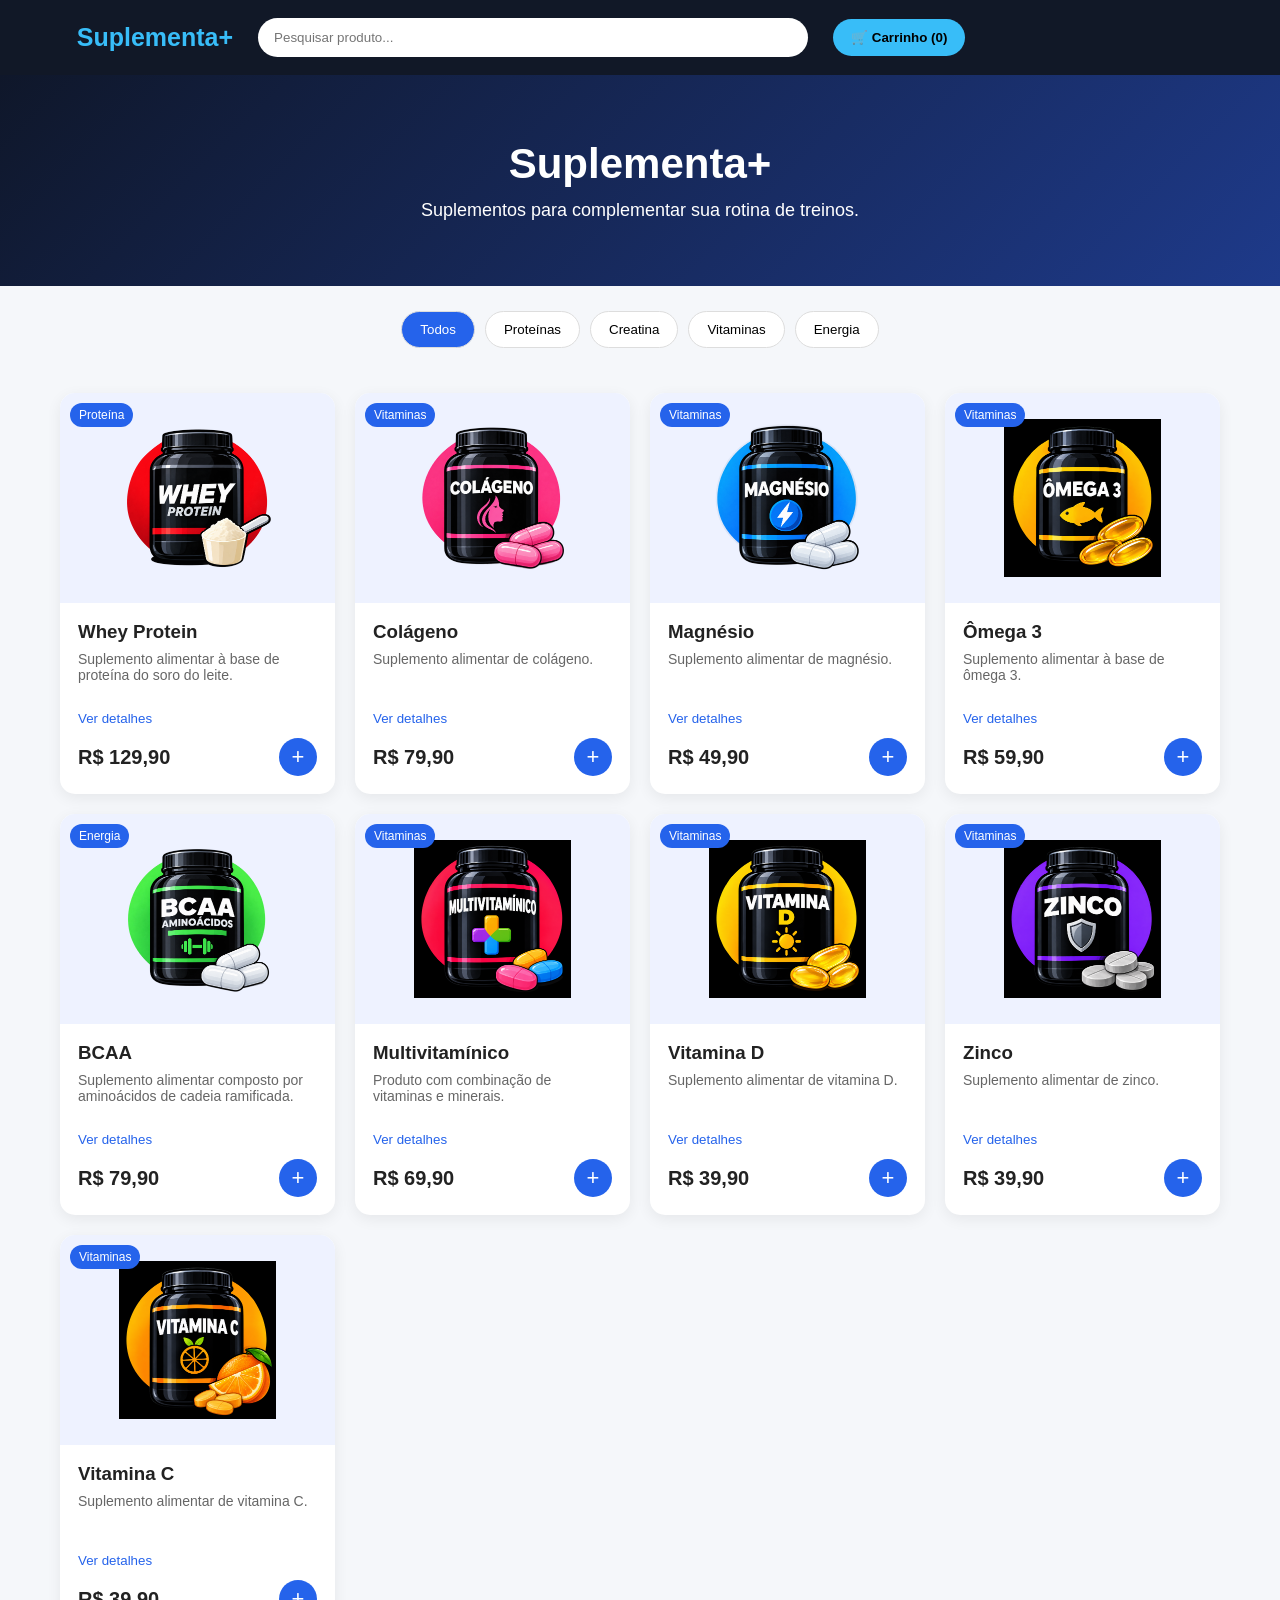
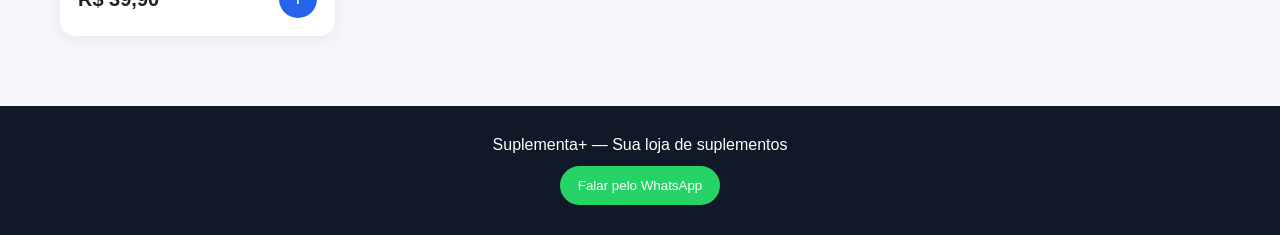
<file: .vscode/Suplementa_catalogo/index.html>
<!DOCTYPE html>
<html lang="pt-BR">
<head>
<meta charset="UTF-8">
<meta name="viewport" content="width=device-width, initial-scale=1.0">
<title>Suplementa+</title>
<style>
*{box-sizing:border-box;margin:0;padding:0}
body{font-family:Arial,sans-serif;background:#f5f7fa;color:#222}
header{background:#111827;color:white;padding:18px 6%;display:flex;align-items:center;gap:25px;position:sticky;top:0;z-index:20}
.logo{font-size:25px;font-weight:bold;color:#38bdf8}
.search{flex:1;max-width:550px;padding:12px 16px;border:0;border-radius:25px}
button{cursor:pointer;border:0}
.cart-btn{background:#38bdf8;padding:11px 18px;border-radius:22px;font-weight:bold}
.hero{padding:65px 8%;background:linear-gradient(135deg,#0f172a,#1e3a8a);color:white;text-align:center}
.hero h1{font-size:42px;margin-bottom:12px}
.hero p{font-size:18px}
.categories{display:flex;justify-content:center;gap:10px;flex-wrap:wrap;padding:25px}
.category{padding:10px 18px;border-radius:20px;background:white;border:1px solid #ddd}
.category.active{background:#2563eb;color:white}
.container{max-width:1200px;margin:auto;padding:20px}
.products-grid{display:grid;grid-template-columns:repeat(auto-fit,minmax(230px,1fr));gap:20px}
.product-card{background:white;border-radius:15px;overflow:hidden;box-shadow:0 4px 15px #0001}
.product-image{height:210px;background:#eef2ff;display:flex;align-items:center;justify-content:center;position:relative}
.product-image img{width:75%;height:75%;object-fit:contain}
.product-category{position:absolute;top:10px;left:10px;background:#2563eb;color:white;padding:5px 9px;border-radius:12px;font-size:12px}
.product-info{padding:18px}
.product-info h3{margin-bottom:8px}
.product-info p{font-size:14px;color:#666;min-height:48px}
.details-product{background:none;color:#2563eb;margin:12px 0}
.product-price{display:flex;align-items:center;justify-content:space-between}
.product-price strong{font-size:20px}
.add-product{width:38px;height:38px;border-radius:50%;background:#2563eb;color:white;font-size:22px}
#noProducts{text-align:center;padding:40px;display:none}
#noProducts.show{display:block}
.modal{display:none;position:fixed;inset:0;background:#0008;z-index:50;align-items:center;justify-content:center;padding:20px}
.modal.active{display:flex}
.modal-box{background:white;border-radius:16px;max-width:800px;width:100%;max-height:90vh;overflow:auto;padding:25px;position:relative}
.close{position:absolute;right:18px;top:12px;font-size:28px;background:none}
.modal-product{display:grid;grid-template-columns:1fr 1fr;gap:25px;align-items:center}
.modal-product-image{height:330px;background:#eef2ff;display:flex;align-items:center;justify-content:center;border-radius:12px}
.modal-product-image img{width:80%;height:80%;object-fit:contain}
.modal-price{display:block;font-size:25px;margin:20px 0}
.btn-primary{background:#2563eb;color:white;padding:13px 18px;border-radius:8px}
.cart-item{display:grid;grid-template-columns:70px 1fr auto;gap:15px;align-items:center;border-bottom:1px solid #ddd;padding:15px 0}
.cart-item-image{width:70px;height:70px;background:#eef2ff;border-radius:8px;display:flex;align-items:center;justify-content:center}
.cart-item-image img{width:90%;height:90%;object-fit:contain}
.quantity{display:flex;gap:10px;align-items:center;margin-top:8px}
.quantity button{width:27px;height:27px;border-radius:50%;background:#ddd}
.remove-item{background:none;color:#dc2626;margin-top:7px}
#emptyCart{text-align:center;padding:30px;color:#666}
#cartFooter{display:none;border-top:1px solid #ddd;margin-top:15px;padding-top:15px}
.total{display:flex;justify-content:space-between;font-size:20px;margin-bottom:15px}
.toast{position:fixed;right:20px;bottom:20px;background:#111827;color:white;padding:14px 20px;border-radius:8px;display:none;z-index:100}
.toast.show{display:block}
footer{margin-top:50px;background:#111827;color:white;text-align:center;padding:30px}
footer button{background:#25d366;color:white;padding:12px 18px;border-radius:20px;margin-top:12px}
@media(max-width:650px){
 header{flex-wrap:wrap}.search{order:3;flex-basis:100%}
 .hero h1{font-size:32px}.modal-product{grid-template-columns:1fr}
}
</style>
</head>
<body>

<header>
  <div class="logo">Suplementa+</div>
  <input id="searchInput" class="search" type="search" placeholder="Pesquisar produto...">
  <button id="openCart" class="cart-btn">🛒 Carrinho (<span id="cartCount">0</span>)</button>
</header>

<section class="hero">
  <h1>Suplementa+</h1>
  <p>Suplementos para complementar sua rotina de treinos.</p>
</section>

<nav class="categories">
  <button class="category active" data-category="todos">Todos</button>
  <button class="category" data-category="proteina">Proteínas</button>
  <button class="category" data-category="creatina">Creatina</button>
  <button class="category" data-category="vitamina">Vitaminas</button>
  <button class="category" data-category="energia">Energia</button>
</nav>

<main class="container">
  <div id="productsGrid" class="products-grid"></div>
  <div id="noProducts">Nenhum produto encontrado.</div>
</main>

<div id="productModal" class="modal">
  <div class="modal-box">
    <button id="closeProduct" class="close">&times;</button>
    <div id="productModalContent"></div>
  </div>
</div>

<div id="cartModal" class="modal">
  <div class="modal-box">
    <button id="closeCart" class="close">&times;</button>
    <h2>🛒 Seu carrinho</h2>
    <div id="cartItems"></div>
    <div id="emptyCart">Seu carrinho está vazio.</div>
    <div id="cartFooter">
      <div class="total"><span>Total:</span><strong id="cartTotal">R$ 0,00</strong></div>
      <button id="checkoutWhatsapp" class="btn-primary">Finalizar pelo WhatsApp</button>
    </div>
  </div>
</div>

<div id="toast" class="toast"></div>

<footer>
  <p>Suplementa+ — Sua loja de suplementos</p>
  <button id="contactWhatsapp">Falar pelo WhatsApp</button>
</footer>

<script>
const WHATSAPP_NUMBER = "5516999999999";

const products = [
{id:1,name:"Whey Protein",category:"proteina",categoryName:"Proteína",price:129.90,description:"Suplemento alimentar à base de proteína do soro do leite.",image:"img/imagemsite-tcc-wheyprotein.png"},
{id:2,name:"Colágeno",category:"vitamina",categoryName:"Vitaminas",price:79.90,description:"Suplemento alimentar de colágeno.",image:"img/imagemdosite-tcc-colageno.png"},
{id:3,name:"Magnésio",category:"vitamina",categoryName:"Vitaminas",price:49.90,description:"Suplemento alimentar de magnésio.",image:"img/imagemsite-tcc-magnesio.png"},
{id:4,name:"Ômega 3",category:"vitamina",categoryName:"Vitaminas",price:59.90,description:"Suplemento alimentar à base de ômega 3.",image:"img/imagemsite-tcc-omega3.png"},
{id:5,name:"BCAA",category:"energia",categoryName:"Energia",price:79.90,description:"Suplemento alimentar composto por aminoácidos de cadeia ramificada.",image:"img/tcc- bcaaAminoácido.png"},
{id:6,name:"Multivitamínico",category:"vitamina",categoryName:"Vitaminas",price:69.90,description:"Produto com combinação de vitaminas e minerais.",image:"img/tcc- imagemMultivitaminico.png"},
{id:7,name:"Vitamina D",category:"vitamina",categoryName:"Vitaminas",price:39.90,description:"Suplemento alimentar de vitamina D.",image:"img/tcc- imagemvitaminaD.png"},
{id:8,name:"Zinco",category:"vitamina",categoryName:"Vitaminas",price:39.90,description:"Suplemento alimentar de zinco.",image:"img/tcc- imagemzinco.png"},
{id:9,name:"Vitamina C",category:"vitamina",categoryName:"Vitaminas",price:39.90,description:"Suplemento alimentar de vitamina C.",image:"img/tcc-vitaminaC.png"}
];

let cart = JSON.parse(localStorage.getItem("suplementaCart")) || [];

const productsGrid=document.getElementById("productsGrid");
const searchInput=document.getElementById("searchInput");
const noProducts=document.getElementById("noProducts");
const cartCount=document.getElementById("cartCount");
const cartModal=document.getElementById("cartModal");
const cartItems=document.getElementById("cartItems");
const emptyCart=document.getElementById("emptyCart");
const cartFooter=document.getElementById("cartFooter");
const cartTotal=document.getElementById("cartTotal");
const productModal=document.getElementById("productModal");
const productModalContent=document.getElementById("productModalContent");
const toast=document.getElementById("toast");

function formatPrice(value){
 return value.toLocaleString("pt-BR",{style:"currency",currency:"BRL"});
}
function saveCart(){
 localStorage.setItem("suplementaCart",JSON.stringify(cart));
}
function renderProducts(category="todos",search=""){
 const searchText=search.toLowerCase().trim();
 const filteredProducts=products.filter(product=>{
  const categoryMatch=category==="todos"||product.category===category;
  const searchMatch=product.name.toLowerCase().includes(searchText)||product.description.toLowerCase().includes(searchText);
  return categoryMatch&&searchMatch;
 });
 productsGrid.innerHTML="";
 if(filteredProducts.length===0){noProducts.classList.add("show");return;}
 noProducts.classList.remove("show");
 filteredProducts.forEach(product=>{
  const card=document.createElement("article");
  card.className="product-card";
  card.innerHTML=`
   <div class="product-image">
    <span class="product-category">${product.categoryName}</span>
    <img src="${product.image}" alt="${product.name}" onerror="this.style.display='none'">
   </div>
   <div class="product-info">
    <h3>${product.name}</h3>
    <p>${product.description}</p>
    <button class="details-product" onclick="openProduct(${product.id})">Ver detalhes</button>
    <div class="product-price">
     <strong>${formatPrice(product.price)}</strong>
     <button class="add-product" onclick="addToCart(${product.id})">+</button>
    </div>
   </div>`;
  productsGrid.appendChild(card);
 });
}
function addToCart(productId){
 const product=products.find(item=>item.id===productId);
 if(!product)return;
 const existingProduct=cart.find(item=>item.id===productId);
 if(existingProduct) existingProduct.quantity++;
 else cart.push({id:product.id,name:product.name,price:product.price,quantity:1});
 saveCart();updateCart();showToast(`${product.name} foi adicionado ao carrinho!`);
}
function updateCart(){
 let totalQuantity=0,totalPrice=0;
 cart.forEach(item=>{totalQuantity+=item.quantity;totalPrice+=item.price*item.quantity;});
 cartCount.textContent=totalQuantity;
 cartTotal.textContent=formatPrice(totalPrice);
 renderCart();
}
function renderCart(){
 cartItems.innerHTML="";
 if(cart.length===0){emptyCart.style.display="block";cartFooter.style.display="none";return;}
 emptyCart.style.display="none";cartFooter.style.display="block";
 cart.forEach(item=>{
  const product=products.find(p=>p.id===item.id);
  const cartItem=document.createElement("div");
  cartItem.className="cart-item";
  cartItem.innerHTML=`
   <div class="cart-item-image"><img src="${product.image}" alt="${item.name}" onerror="this.style.display='none'"></div>
   <div>
    <h4>${item.name}</h4>
    <small>${formatPrice(item.price)}</small>
    <div class="quantity">
     <button onclick="changeQuantity(${item.id},-1)">−</button>
     <strong>${item.quantity}</strong>
     <button onclick="changeQuantity(${item.id},1)">+</button>
    </div>
    <button class="remove-item" onclick="removeFromCart(${item.id})">🗑 Remover</button>
   </div>
   <strong>${formatPrice(item.price*item.quantity)}</strong>`;
  cartItems.appendChild(cartItem);
 });
}
function changeQuantity(productId,amount){
 const item=cart.find(product=>product.id===productId);
 if(!item)return;
 item.quantity+=amount;
 if(item.quantity<=0)cart=cart.filter(product=>product.id!==productId);
 saveCart();updateCart();
}
function removeFromCart(productId){
 cart=cart.filter(item=>item.id!==productId);
 saveCart();updateCart();showToast("Produto removido do carrinho.");
}
function getCartTotal(){
 return cart.reduce((total,item)=>total+item.price*item.quantity,0);
}
function sendWhatsAppOrder(){
 if(cart.length===0){showToast("Adicione algum produto ao carrinho.");return;}
 let message="Olá! Gostaria de fazer um pedido:%0A%0A";
 cart.forEach(item=>{
  message+=`• ${item.quantity}x ${item.name} - ${formatPrice(item.price*item.quantity)}%0A`;
 });
 message+=`%0A*Total: ${formatPrice(getCartTotal())}*`;
 message+="%0A%0AGostaria de saber sobre a disponibilidade dos produtos.";
 window.open(`https://wa.me/${WHATSAPP_NUMBER}?text=${message}`,"_blank");
}
function sendWhatsAppContact(){
 const message="Olá! Gostaria de saber mais sobre os produtos da Suplementa+.";
 window.open(`https://wa.me/${WHATSAPP_NUMBER}?text=${encodeURIComponent(message)}`,"_blank");
}
function openProduct(productId){
 const product=products.find(item=>item.id===productId);
 if(!product)return;
 productModalContent.innerHTML=`
  <div class="modal-product">
   <div class="modal-product-image"><img src="${product.image}" alt="${product.name}" onerror="this.style.display='none'"></div>
   <div>
    <span>${product.categoryName}</span>
    <h2>${product.name}</h2>
    <p>${product.description}</p>
    <strong class="modal-price">${formatPrice(product.price)}</strong>
    <button class="btn-primary" onclick="addToCart(${product.id});closeProductModal();">🛒 Adicionar ao carrinho</button>
   </div>
  </div>`;
 productModal.classList.add("active");
 document.body.style.overflow="hidden";
}
function closeProductModal(){productModal.classList.remove("active");document.body.style.overflow="";}
function openCartModal(){cartModal.classList.add("active");document.body.style.overflow="hidden";}
function closeCartModal(){cartModal.classList.remove("active");document.body.style.overflow="";}
let toastTimeout;
function showToast(message){
 toast.textContent=message;toast.classList.add("show");clearTimeout(toastTimeout);
 toastTimeout=setTimeout(()=>toast.classList.remove("show"),2500);
}
let currentCategory="todos";
document.querySelectorAll(".category").forEach(button=>{
 button.addEventListener("click",()=>{
  document.querySelectorAll(".category").forEach(btn=>btn.classList.remove("active"));
  button.classList.add("active");
  currentCategory=button.dataset.category;
  renderProducts(currentCategory,searchInput.value);
 });
});
searchInput.addEventListener("input",()=>renderProducts(currentCategory,searchInput.value));
document.getElementById("openCart").addEventListener("click",openCartModal);
document.getElementById("closeCart").addEventListener("click",closeCartModal);
document.getElementById("closeProduct").addEventListener("click",closeProductModal);
document.getElementById("checkoutWhatsapp").addEventListener("click",sendWhatsAppOrder);
document.getElementById("contactWhatsapp").addEventListener("click",sendWhatsAppContact);
cartModal.addEventListener("click",event=>{if(event.target===cartModal)closeCartModal();});
productModal.addEventListener("click",event=>{if(event.target===productModal)closeProductModal();});
document.addEventListener("keydown",event=>{if(event.key==="Escape"){closeCartModal();closeProductModal();}});
renderProducts();
updateCart();
</script>
</body>
</html>
</file>
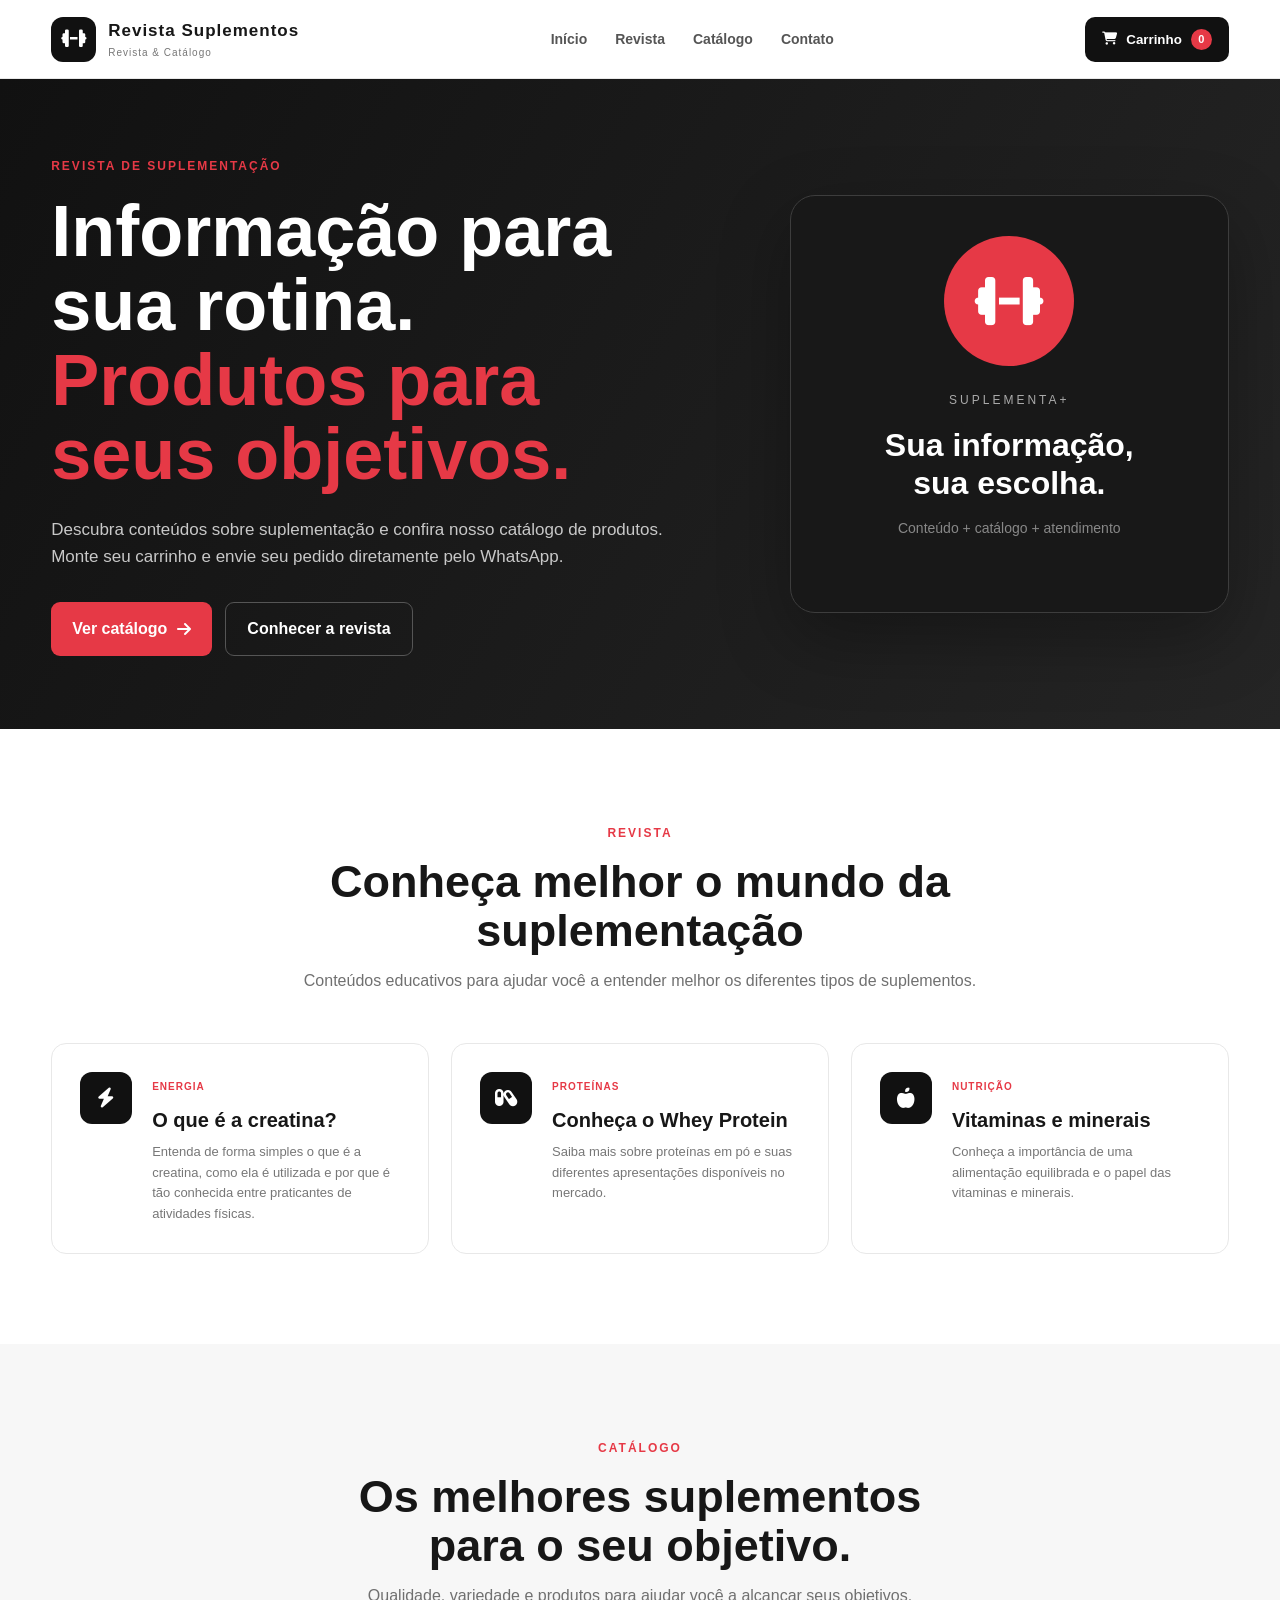
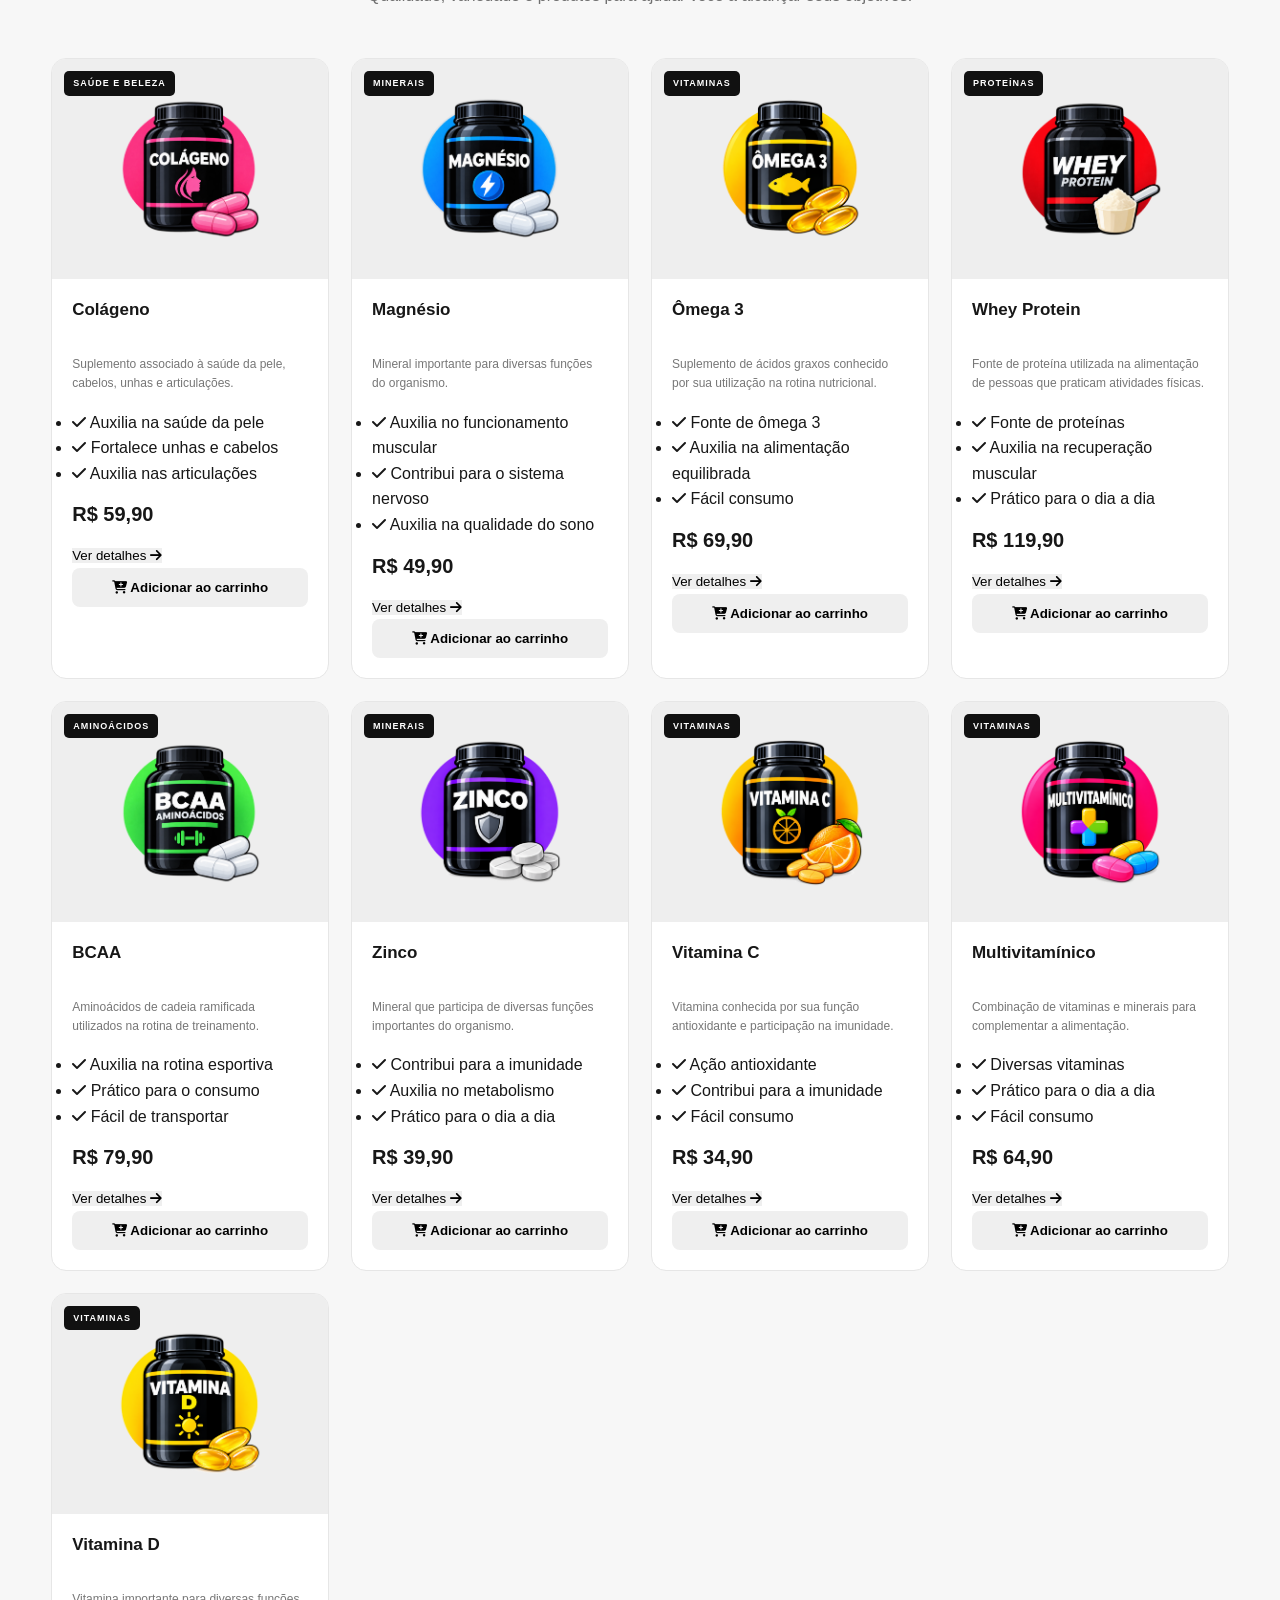
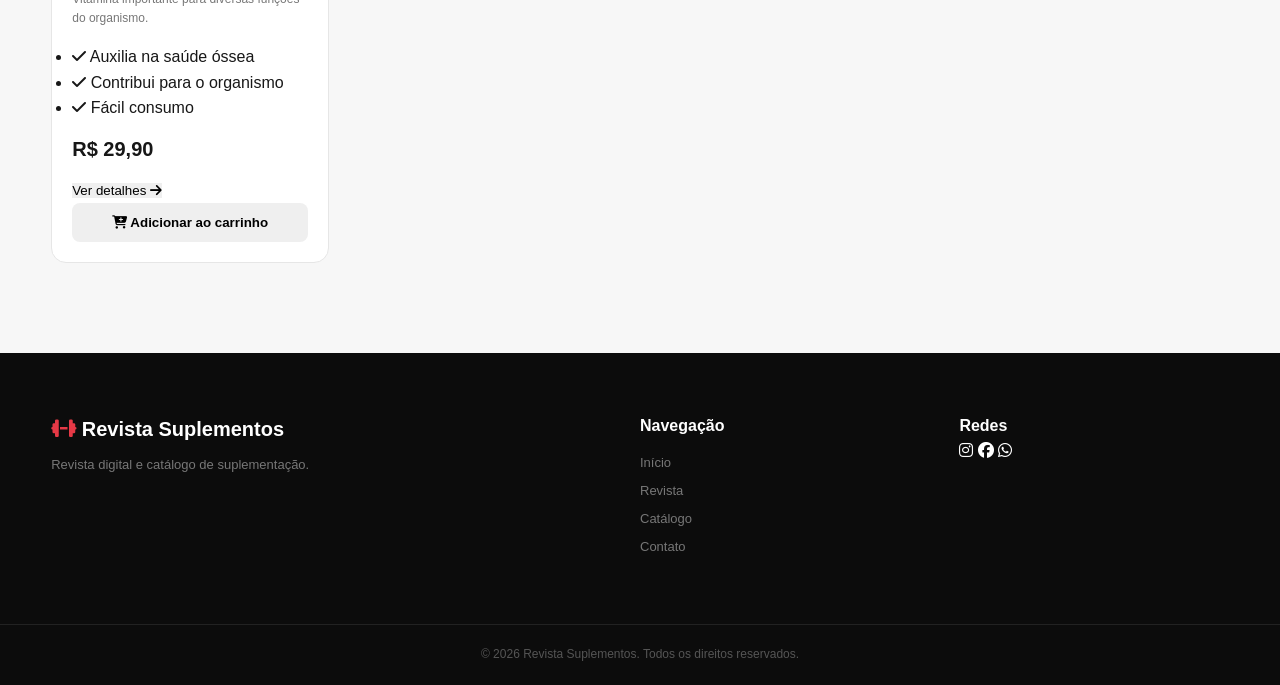
<file: .vscode/Revistasuplementos2_COMPLETO.html>
<!DOCTYPE html>
<html lang="pt-BR">

<head>

    <meta charset="UTF-8">

    <meta name="viewport" content="width=device-width, initial-scale=1.0">

    <title>Revista Digital Suplementos</title>

    <!-- CSS -->
    <link rel="stylesheet" href="Style.css">

    <!-- Ícones -->
    <link rel="stylesheet" href="https://cdnjs.cloudflare.com/ajax/libs/font-awesome/6.5.2/css/all.min.css">

</head>
<header class="header">

    <div class="container header-content">

        <a href="#inicio" class="logo">

            <span class="logo-icon">
                <i class="fa-solid fa-dumbbell"></i>
            </span>

            <span>
                <strong>Revista Suplementos</strong>
                <small>Revista & Catálogo</small>
            </span>

        </a>

        <nav class="menu">

            <a href="#inicio">Início</a>

            <a href="#revista">Revista</a>

            <a href="#catalogo">Catálogo</a>

            <a href="#contato">Contato</a>

        </nav>



        <button class="cart-button">

            <i class="fa-solid fa-cart-shopping"></i>

            <span>Carrinho</span>

            <b>0</b>

        </button>

    </div>

</header>
<main>

    <section class="hero" id="inicio">

        <div class="container hero-content">

            <div class="hero-text">

                <span class="tag">
                    REVISTA DE SUPLEMENTAÇÃO
                </span>

                <h1>

                    Informação para sua rotina.

                    <span>
                        Produtos para seus objetivos.
                    </span>

                </h1>

                <p>
                    Descubra conteúdos sobre suplementação e confira
                    nosso catálogo de produtos. Monte seu carrinho e
                    envie seu pedido diretamente pelo WhatsApp.
                </p>


                <div class="hero-buttons">

                    <a href="#catalogo" class="btn btn-primary">

                        Ver catálogo

                        <i class="fa-solid fa-arrow-right"></i>

                    </a>


                    <a href="#revista" class="btn btn-outline">

                        Conhecer a revista

                    </a>
                </div>

            </div>


            <div class="hero-card">

                <div class="hero-circle">

                    <i class="fa-solid fa-dumbbell"></i>

                </div>

                <span>
                    SUPLEMENTA+
                </span>

                <h2>

                    Sua informação,

                    <br>

                    sua escolha.

                </h2>

                <p>
                    Conteúdo + catálogo + atendimento
                </p>

            </div>

        </div>

    </section>
    <section class="revista section" id="revista">

        <div class="container">


            <div class="section-title">

                <span>
                    REVISTA
                </span>

                <h2>
                    Conheça melhor o mundo da suplementação
                </h2>

                <p>
                    Conteúdos educativos para ajudar você a entender
                    melhor os diferentes tipos de suplementos.
                </p>

            </div>


            <div class="articles">


                <!-- CREATINA -->

                <article class="article-card">

                    <div class="article-icon">

                        <i class="fa-solid fa-bolt"></i>

                    </div>

                    <div>

                        <span>
                            ENERGIA
                        </span>

                        <h3>
                            O que é a creatina?
                        </h3>

                        <p>
                            Entenda de forma simples o que é a creatina,
                            como ela é utilizada e por que é tão conhecida
                            entre praticantes de atividades físicas.
                        </p>

                    </div>

                </article>


                <!-- WHEY -->

                <article class="article-card">

                    <div class="article-icon">

                        <i class="fa-solid fa-capsules"></i>

                    </div>

                    <div>

                        <span>
                            PROTEÍNAS
                        </span>

                        <h3>
                            Conheça o Whey Protein
                        </h3>

                        <p>
                            Saiba mais sobre proteínas em pó e suas
                            diferentes apresentações disponíveis no mercado.
                        </p>

                    </div>

                </article>


                <!-- VITAMINAS -->

                <article class="article-card">

                    <div class="article-icon">

                        <i class="fa-solid fa-apple-whole"></i>

                    </div>

                    <div>

                        <span>
                            NUTRIÇÃO
                        </span>

                        <h3>
                            Vitaminas e minerais
                        </h3>

                        <p>
                            Conheça a importância de uma alimentação
                            equilibrada e o papel das vitaminas e minerais.
                        </p>

                    </div>

                </article>


            </div>

        </div>

    </section>

</main>
<!-- ==================== CATÁLOGO ==================== -->

<section class="catalogo section" id="catalogo">

    <div class="container">

        <!-- TÍTULO DO CATÁLOGO -->
        <div class="section-title">

            <span>CATÁLOGO</span>

            <h2>
                Os melhores suplementos
                <br>
                para o seu objetivo.
            </h2>

            <p>
                Qualidade, variedade e produtos para ajudar
                você a alcançar seus objetivos.
            </p>

        </div>


        <!-- PRODUTOS -->
        <div class="products-grid">


            <!-- COLÁGENO -->
            <article class="product-card">

                <div class="product-image">

                    <img src="img/colagenocard.png" alt="Colágeno" width="150PX">

                </div>

                <div class="product-info">

                    <span class="product-category">
                        SAÚDE E BELEZA
                    </span>

                    <h3>
                        Colágeno
                    </h3>

                    <p>
                        Suplemento associado à saúde da pele,
                        cabelos, unhas e articulações.
                    </p>

                    <ul>

                        <li>
                            <i class="fa-solid fa-check"></i>
                            Auxilia na saúde da pele
                        </li>

                        <li>
                            <i class="fa-solid fa-check"></i>
                            Fortalece unhas e cabelos
                        </li>

                        <li>
                            <i class="fa-solid fa-check"></i>
                            Auxilia nas articulações
                        </li>

                    </ul>

                    <button class="product-button">
                        Ver detalhes
                        <i class="fa-solid fa-arrow-right"></i>
                    </button>

                </div>

            </article>


            <!-- MAGNÉSIO -->
            <article class="product-card">

                <div class="product-image">

                    <img src="./img/magnesiocard.png" alt="Magnésio" width="150PX">

                </div>

                <div class="product-info">

                    <span class="product-category">
                        MINERAIS
                    </span>

                    <h3>
                        Magnésio
                    </h3>

                    <p>
                        Mineral importante para diversas funções
                        do organismo.
                    </p>

                    <ul>

                        <li>
                            <i class="fa-solid fa-check"></i>
                            Auxilia no funcionamento muscular
                        </li>

                        <li>
                            <i class="fa-solid fa-check"></i>
                            Contribui para o sistema nervoso
                        </li>

                        <li>
                            <i class="fa-solid fa-check"></i>
                            Auxilia na qualidade do sono
                        </li>

                    </ul>

                    <button class="product-button">
                        Ver detalhes
                        <i class="fa-solid fa-arrow-right"></i>
                    </button>

                </div>

            </article>


            <!-- ÔMEGA 3 -->
            <article class="product-card">

                <div class="product-image">

                    <img src="img/omega_3_transparente(1).png" alt="Ômega 3" width="150PX">

                </div>

                <div class="product-info">

                    <span class="product-category">
                        VITAMINAS
                    </span>

                    <h3>
                        Ômega 3
                    </h3>

                    <p>
                        Suplemento de ácidos graxos conhecido
                        por sua utilização na rotina nutricional.
                    </p>

                    <ul>

                        <li>
                            <i class="fa-solid fa-check"></i>
                            Fonte de ômega 3
                        </li>

                        <li>
                            <i class="fa-solid fa-check"></i>
                            Auxilia na alimentação equilibrada
                        </li>

                        <li>
                            <i class="fa-solid fa-check"></i>
                            Fácil consumo
                        </li>

                    </ul>

                    <button class="product-button">
                        Ver detalhes
                        <i class="fa-solid fa-arrow-right"></i>
                    </button>

                </div>

            </article>


            <!-- WHEY PROTEIN -->
            <article class="product-card">

                <div class="product-image">

                    <img src="img/wheyproteincard.png" alt="Whey Protein" width="150PX">

                </div>

                <div class="product-info">

                    <span class="product-category">
                        PROTEÍNAS
                    </span>

                    <h3>
                        Whey Protein
                    </h3>

                    <p>
                        Fonte de proteína utilizada na alimentação
                        de pessoas que praticam atividades físicas.
                    </p>

                    <ul>

                        <li>
                            <i class="fa-solid fa-check"></i>
                            Fonte de proteínas
                        </li>

                        <li>
                            <i class="fa-solid fa-check"></i>
                            Auxilia na recuperação muscular
                        </li>

                        <li>
                            <i class="fa-solid fa-check"></i>
                            Prático para o dia a dia
                        </li>

                    </ul>

                    <button class="product-button">
                        Ver detalhes
                        <i class="fa-solid fa-arrow-right"></i>
                    </button>

                </div>

            </article>


            <!-- BCAA -->
            <article class="product-card">

                <div class="product-image">

                    <img src="img/bccaAminoAcidoscard.png" alt="BCAA" width="150PX">

                </div>

                <div class="product-info">

                    <span class="product-category">
                        AMINOÁCIDOS
                    </span>

                    <h3>
                        BCAA
                    </h3>

                    <p>
                        Aminoácidos de cadeia ramificada utilizados
                        na rotina de treinamento.
                    </p>

                    <ul>

                        <li>
                            <i class="fa-solid fa-check"></i>
                            Auxilia na rotina esportiva
                        </li>

                        <li>
                            <i class="fa-solid fa-check"></i>
                            Prático para o consumo
                        </li>

                        <li>
                            <i class="fa-solid fa-check"></i>
                            Fácil de transportar
                        </li>

                    </ul>

                    <button class="product-button">
                        Ver detalhes
                        <i class="fa-solid fa-arrow-right"></i>
                    </button>

                </div>

            </article>


            <!-- ZINCO -->
            <article class="product-card">

                <div class="product-image">

                    <img src="img/zinco_transparente(1).png" alt="Zinco" width="150PX">

                </div>

                <div class="product-info">

                    <span class="product-category">
                        MINERAIS
                    </span>

                    <h3>
                        Zinco
                    </h3>

                    <p>
                        Mineral que participa de diversas funções
                        importantes do organismo.
                    </p>

                    <ul>

                        <li>
                            <i class="fa-solid fa-check"></i>
                            Contribui para a imunidade
                        </li>

                        <li>
                            <i class="fa-solid fa-check"></i>
                            Auxilia no metabolismo
                        </li>

                        <li>
                            <i class="fa-solid fa-check"></i>
                            Prático para o dia a dia
                        </li>

                    </ul>

                    <button class="product-button">
                        Ver detalhes
                        <i class="fa-solid fa-arrow-right"></i>
                    </button>

                </div>

            </article>


            <!-- VITAMINA C -->
            <article class="product-card">

                <div class="product-image">

                    <img src="img/vitamina_c_transparente(1).png" alt="Vitamina C" width="150PX">
                </div>

                <div class="product-info">

                    <span class="product-category">
                        VITAMINAS
                    </span>

                    <h3>
                        Vitamina C
                    </h3>

                    <p>
                        Vitamina conhecida por sua função
                        antioxidante e participação na imunidade.
                    </p>

                    <ul>

                        <li>
                            <i class="fa-solid fa-check"></i>
                            Ação antioxidante
                        </li>

                        <li>
                            <i class="fa-solid fa-check"></i>
                            Contribui para a imunidade
                        </li>

                        <li>
                            <i class="fa-solid fa-check"></i>
                            Fácil consumo
                        </li>

                    </ul>

                    <button class="product-button">
                        Ver detalhes
                        <i class="fa-solid fa-arrow-right"></i>
                    </button>

                </div>

            </article>


            <!-- MULTIVITAMÍNICO -->
            <article class="product-card">

                <div class="product-image">

                    <img src="img/multivitaminico_transparente(1).png" alt="Multivitamínico" width="150PX">

                </div>

                <div class="product-info">

                    <span class="product-category">
                        VITAMINAS
                    </span>

                    <h3>
                        Multivitamínico
                    </h3>

                    <p>
                        Combinação de vitaminas e minerais para
                        complementar a alimentação.
                    </p>

                    <ul>

                        <li>
                            <i class="fa-solid fa-check"></i>
                            Diversas vitaminas
                        </li>

                        <li>
                            <i class="fa-solid fa-check"></i>
                            Prático para o dia a dia
                        </li>

                        <li>
                            <i class="fa-solid fa-check"></i>
                            Fácil consumo
                        </li>

                    </ul>

                    <button class="product-button">
                        Ver detalhes
                        <i class="fa-solid fa-arrow-right"></i>
                    </button>

                </div>

            </article>


            <!-- VITAMINA D -->
            <article class="product-card">

                <div class="product-image">

                    <img src="img/vitamina_d_transparente(1).png" alt="Vitamina D" width="150PX">

                </div>

                <div class="product-info">

                    <span class="product-category">
                        VITAMINAS
                    </span>

                    <h3>
                        Vitamina D
                    </h3>

                    <p>
                        Vitamina importante para diversas funções
                        do organismo.
                    </p>

                    <ul>

                        <li>
                            <i class="fa-solid fa-check"></i>
                            Auxilia na saúde óssea
                        </li>

                        <li>
                            <i class="fa-solid fa-check"></i>
                            Contribui para o organismo
                        </li>

                        <li>
                            <i class="fa-solid fa-check"></i>
                            Fácil consumo
                        </li>

                    </ul>

                    <button class="product-button">
                        Ver detalhes
                        <i class="fa-solid fa-arrow-right"></i>
                    </button>

                </div>

            </article>

        </div>

    </div>

</section>
<!-- SUPLEMENTA+ - CATÁLOGO E CARRINHO -->
<script>
    /* ==========================================================
       SUPLEMENTA+ - FUNÇÕES DO CATÁLOGO E CARRINHO
       Compatível com Revistasuplementos2.html
       ========================================================== */

    /*
      IMPORTANTE:
      O HTML enviado não informa preços dos produtos.
      Por isso, os preços abaixo são exemplos e podem ser alterados
      neste objeto. O nome e as imagens seguem o seu HTML.
    */

    const produtos = [
        {
            id: 1,
            nome: "Colágeno",
            categoria: "Saúde e Beleza",
            preco: 59.90,
            imagem: "img/colagenocard.png",
            descricao: "Suplemento associado à saúde da pele, cabelos, unhas e articulações."
        },
        {
            id: 2,
            nome: "Magnésio",
            categoria: "Minerais",
            preco: 49.90,
            imagem: "img/magnesiocard.png",
            descricao: "Mineral importante para diversas funções do organismo."
        },
        {
            id: 3,
            nome: "Ômega 3",
            categoria: "Vitaminas",
            preco: 69.90,
            imagem: "img/omega_3_transparente(1).png",
            descricao: "Suplemento de ácidos graxos conhecido por sua utilização na rotina nutricional."
        },
        {
            id: 4,
            nome: "Whey Protein",
            categoria: "Proteínas",
            preco: 119.90,
            imagem: "img/wheyproteincard.png",
            descricao: "Fonte de proteína utilizada na alimentação de pessoas que praticam atividades físicas."
        },
        {
            id: 5,
            nome: "BCAA",
            categoria: "Aminoácidos",
            preco: 79.90,
            imagem: "img/bccaAminoAcidoscard.png",
            descricao: "Aminoácidos de cadeia ramificada utilizados na rotina de treinamento."
        },
        {
            id: 6,
            nome: "Zinco",
            categoria: "Minerais",
            preco: 39.90,
            imagem: "img/zinco_transparente(1).png",
            descricao: "Mineral que participa de diversas funções importantes do organismo."
        },
        {
            id: 7,
            nome: "Vitamina C",
            categoria: "Vitaminas",
            preco: 34.90,
            imagem: "img/vitamina_c_transparente(1).png",
            descricao: "Vitamina conhecida por sua função antioxidante e participação na imunidade."
        },
        {
            id: 8,
            nome: "Multivitamínico",
            categoria: "Vitaminas",
            preco: 64.90,
            imagem: "img/multivitaminico_transparente(1).png",
            descricao: "Combinação de vitaminas e minerais para complementar a alimentação."
        },
        {
            id: 9,
            nome: "Vitamina D",
            categoria: "Vitaminas",
            preco: 29.90,
            imagem: "img/vitamina_d_transparente(1).png",
            descricao: "Vitamina importante para diversas funções do organismo."
        }
    ];

    /* ==========================================================
       CONFIGURAÇÃO
       ========================================================== */

    // Troque pelo WhatsApp que receberá os pedidos.
    // Exemplo: 5516999999999
    const NUMERO_WHATSAPP = "5516999999999";

    let carrinho = JSON.parse(localStorage.getItem("suplementaCarrinho")) || [];


    /* ==========================================================
       FUNÇÕES BÁSICAS
       ========================================================== */

    function dinheiro(valor) {
        return valor.toLocaleString("pt-BR", {
            style: "currency",
            currency: "BRL"
        });
    }

    function salvarCarrinho() {
        localStorage.setItem(
            "suplementaCarrinho",
            JSON.stringify(carrinho)
        );
    }

    function buscarProduto(id) {
        return produtos.find(produto => produto.id === Number(id));
    }


    /* ==========================================================
       ADICIONAR AO CARRINHO
       ========================================================== */

    function adicionarCarrinho(id) {

        const produto = buscarProduto(id);

        if (!produto) return;

        const itemExistente = carrinho.find(
            item => item.id === produto.id
        );

        if (itemExistente) {
            itemExistente.quantidade++;
        } else {
            carrinho.push({
                id: produto.id,
                nome: produto.nome,
                preco: produto.preco,
                imagem: produto.imagem,
                quantidade: 1
            });
        }

        salvarCarrinho();
        atualizarContador();
        renderizarCarrinho();

        mostrarMensagem(
            `${produto.nome} foi adicionado ao carrinho!`
        );
    }


    /* ==========================================================
       REMOVER DO CARRINHO
       ========================================================== */

    function removerCarrinho(id) {

        carrinho = carrinho.filter(
            item => item.id !== Number(id)
        );

        salvarCarrinho();
        atualizarContador();
        renderizarCarrinho();
    }


    /* ==========================================================
       ALTERAR QUANTIDADE
       ========================================================== */

    function alterarQuantidade(id, quantidade) {

        const item = carrinho.find(
            item => item.id === Number(id)
        );

        if (!item) return;

        item.quantidade += quantidade;

        if (item.quantidade <= 0) {
            removerCarrinho(id);
            return;
        }

        salvarCarrinho();
        atualizarContador();
        renderizarCarrinho();
    }


    /* ==========================================================
       CONTADOR DO CARRINHO
       ========================================================== */

    function atualizarContador() {

        const total = carrinho.reduce(
            (soma, item) => soma + item.quantidade,
            0
        );

        const botoesCarrinho =
            document.querySelectorAll(".cart-button");

        botoesCarrinho.forEach(botao => {

            let contador = botao.querySelector("b");

            if (!contador) {
                contador = document.createElement("b");
                botao.appendChild(contador);
            }

            contador.textContent = total;
        });
    }


    /* ==========================================================
       CRIAR JANELA DO CARRINHO
       ========================================================== */

    function criarCarrinhoHTML() {

        if (document.getElementById("carrinhoModal")) return;

        const modal = document.createElement("div");

        modal.id = "carrinhoModal";

        modal.innerHTML = `
        <div class="carrinho-caixa">

            <div class="carrinho-topo">
                <div>
                    <span>SEU PEDIDO</span>
                    <h2>Meu Carrinho</h2>
                </div>

                <button id="fecharCarrinho">
                    <i class="fa-solid fa-xmark"></i>
                </button>
            </div>

            <div id="itensCarrinho" class="itens-carrinho"></div>

            <div id="carrinhoVazio" class="carrinho-vazio">
                <i class="fa-solid fa-cart-shopping"></i>

                <h3>Seu carrinho está vazio</h3>

                <p>
                    Adicione produtos do catálogo para começar.
                </p>
            </div>

            <div class="carrinho-final">

                <div class="total-carrinho">
                    <span>Total:</span>
                    <strong id="valorTotal">R$ 0,00</strong>
                </div>

                <button id="finalizarWhatsApp">
                    <i class="fa-brands fa-whatsapp"></i>
                    Finalizar pelo WhatsApp
                </button>

                <button id="limparCarrinho" class="limpar-carrinho">
                    Limpar carrinho
                </button>

            </div>

        </div>
    `;

        document.body.appendChild(modal);

        document
            .getElementById("fecharCarrinho")
            .addEventListener("click", fecharCarrinho);

        document
            .getElementById("finalizarWhatsApp")
            .addEventListener("click", finalizarWhatsApp);

        document
            .getElementById("limparCarrinho")
            .addEventListener("click", limparCarrinho);

        modal.addEventListener("click", evento => {

            if (evento.target === modal) {
                fecharCarrinho();
            }

        });

        inserirEstiloCarrinho();
    }


    /* ==========================================================
       RENDERIZAR CARRINHO
       ========================================================== */

    function renderizarCarrinho() {

        criarCarrinhoHTML();

        const lista = document.getElementById("itensCarrinho");
        const vazio = document.getElementById("carrinhoVazio");
        const valorTotal = document.getElementById("valorTotal");

        lista.innerHTML = "";

        if (carrinho.length === 0) {

            vazio.style.display = "block";
            valorTotal.textContent = "R$ 0,00";

            return;
        }

        vazio.style.display = "none";

        let total = 0;

        carrinho.forEach(item => {

            const subtotal =
                item.preco * item.quantidade;

            total += subtotal;

            const elemento = document.createElement("div");

            elemento.className = "item-carrinho";

            elemento.innerHTML = `
            <img
                src="${item.imagem}"
                alt="${item.nome}"
            >

            <div class="item-info">
                <h3>${item.nome}</h3>

                <span>
                    ${dinheiro(item.preco)}
                </span>

                <div class="quantidade">

                    <button
                        onclick="alterarQuantidade(${item.id}, -1)"
                    >
                        −
                    </button>

                    <strong>
                        ${item.quantidade}
                    </strong>

                    <button
                        onclick="alterarQuantidade(${item.id}, 1)"
                    >
                        +
                    </button>

                </div>
            </div>

            <div class="item-subtotal">

                <strong>
                    ${dinheiro(subtotal)}
                </strong>

                <button
                    onclick="removerCarrinho(${item.id})"
                    title="Remover"
                >
                    <i class="fa-solid fa-trash"></i>
                </button>

            </div>
        `;

            lista.appendChild(elemento);
        });

        valorTotal.textContent = dinheiro(total);
    }


    /* ==========================================================
       ABRIR / FECHAR CARRINHO
       ========================================================== */

    function abrirCarrinho() {

        criarCarrinhoHTML();
        renderizarCarrinho();

        document
            .getElementById("carrinhoModal")
            .classList.add("aberto");

        document.body.classList.add("carrinho-aberto");
    }

    function fecharCarrinho() {

        const modal =
            document.getElementById("carrinhoModal");

        if (!modal) return;

        modal.classList.remove("aberto");

        document.body.classList.remove("carrinho-aberto");
    }


    /* ==========================================================
       LIMPAR CARRINHO
       ========================================================== */

    function limparCarrinho() {

        if (carrinho.length === 0) return;

        carrinho = [];

        salvarCarrinho();
        atualizarContador();
        renderizarCarrinho();

        mostrarMensagem("Carrinho limpo!");
    }


    /* ==========================================================
       WHATSAPP
       ========================================================== */

    function finalizarWhatsApp() {

        if (carrinho.length === 0) {

            mostrarMensagem(
                "Adicione produtos ao carrinho primeiro."
            );

            return;
        }

        let mensagem =
            "Olá! Gostaria de fazer um pedido na Suplementa+.%0A%0A";

        let total = 0;

        carrinho.forEach(item => {

            const subtotal =
                item.preco * item.quantidade;

            total += subtotal;

            mensagem +=
                `• ${item.nome} - ${item.quantidade}x - ${dinheiro(subtotal)}%0A`;
        });

        mensagem +=
            `%0A*Total: ${dinheiro(total)}*`;

        mensagem +=
            "%0A%0AGostaria de saber a disponibilidade dos produtos.";

        const url =
            `https://wa.me/${NUMERO_WHATSAPP}?text=${mensagem}`;

        window.open(url, "_blank");
    }


    /* ==========================================================
       BOTÕES DO CATÁLOGO
       ========================================================== */

    function configurarCatalogo() {

        const cards =
            document.querySelectorAll(".product-card");

        cards.forEach((card, index) => {

            const produto = produtos[index];

            if (!produto) return;

            /*
              Adiciona preço ao card sem alterar o HTML original.
            */

            const info =
                card.querySelector(".product-info");

            const botao =
                card.querySelector(".product-button");

            if (!info || !botao) return;

            const preco = document.createElement("div");

            preco.className = "preco-produto";

            preco.textContent =
                dinheiro(produto.preco);

            info.insertBefore(preco, botao);

            /*
              Troca o botão "Ver detalhes" por uma área
              com detalhes + adicionar ao carrinho.
            */

            botao.addEventListener("click", () => {

                abrirDetalhes(produto);

            });

            const adicionar =
                document.createElement("button");

            adicionar.className =
                "adicionar-produto";

            adicionar.innerHTML =
                `<i class="fa-solid fa-cart-plus"></i>
             Adicionar ao carrinho`;

            adicionar.addEventListener(
                "click",
                () => adicionarCarrinho(produto.id)
            );

            info.appendChild(adicionar);
        });
    }


    /* ==========================================================
       MODAL DE DETALHES
       ========================================================== */

    function abrirDetalhes(produto) {

        const modal =
            document.getElementById("detalhesModal");

        if (modal) modal.remove();

        const novoModal =
            document.createElement("div");

        novoModal.id = "detalhesModal";

        novoModal.innerHTML = `

        <div class="detalhes-caixa">

            <button
                class="fechar-detalhes"
                id="fecharDetalhes"
            >
                <i class="fa-solid fa-xmark"></i>
            </button>

            <img
                src="${produto.imagem}"
                alt="${produto.nome}"
            >

            <span>${produto.categoria}</span>

            <h2>${produto.nome}</h2>

            <p>${produto.descricao}</p>

            <strong class="detalhes-preco">
                ${dinheiro(produto.preco)}
            </strong>

            <button
                class="adicionar-detalhes"
                id="adicionarDetalhes"
            >
                <i class="fa-solid fa-cart-plus"></i>
                Adicionar ao carrinho
            </button>

        </div>
    `;

        document.body.appendChild(novoModal);

        novoModal
            .querySelector("#fecharDetalhes")
            .addEventListener("click", () => {
                novoModal.remove();
            });

        novoModal
            .querySelector("#adicionarDetalhes")
            .addEventListener("click", () => {

                adicionarCarrinho(produto.id);

                novoModal.remove();

            });

        novoModal.addEventListener("click", evento => {

            if (evento.target === novoModal) {
                novoModal.remove();
            }

        });
    }


    /* ==========================================================
       BOTÃO DO CARRINHO DO HEADER
       ========================================================== */

    function configurarBotaoCarrinho() {

        const botoes =
            document.querySelectorAll(".cart-button");

        botoes.forEach(botao => {

            botao.addEventListener(
                "click",
                abrirCarrinho
            );

        });
    }


    /* ==========================================================
       MENSAGEM
       ========================================================== */

    function mostrarMensagem(texto) {

        let mensagem =
            document.getElementById("mensagemSuplementa");

        if (!mensagem) {

            mensagem =
                document.createElement("div");

            mensagem.id =
                "mensagemSuplementa";

            document.body.appendChild(mensagem);
        }

        mensagem.textContent = texto;

        mensagem.classList.add("mostrar");

        clearTimeout(window.timeoutMensagem);

        window.timeoutMensagem =
            setTimeout(() => {

                mensagem.classList.remove("mostrar");

            }, 2500);
    }


    /* ==========================================================
       CSS CRIADO PELO JAVASCRIPT
       Assim não é necessário modificar o seu Style.css
       ========================================================== */

    function inserirEstiloCarrinho() {

        if (document.getElementById("estiloCarrinho")) return;

        const style =
            document.createElement("style");

        style.id = "estiloCarrinho";

        style.textContent = `

        #carrinhoModal,
        #detalhesModal {
            position: fixed;
            inset: 0;
            background: rgba(0,0,0,.65);
            z-index: 9999;
            display: flex;
            align-items: center;
            justify-content: center;
            padding: 20px;
            opacity: 0;
            visibility: hidden;
            transition: .25s;
        }

        #carrinhoModal.aberto,
        #detalhesModal {
            opacity: 1;
            visibility: visible;
        }

        .carrinho-caixa {
            width: min(650px, 100%);
            max-height: 90vh;
            overflow-y: auto;
            background: #fff;
            border-radius: 18px;
            padding: 25px;
        }

        .carrinho-topo {
            display: flex;
            justify-content: space-between;
            align-items: center;
            border-bottom: 1px solid #ddd;
            padding-bottom: 15px;
            margin-bottom: 15px;
        }

        .carrinho-topo span {
            font-size: 12px;
            font-weight: bold;
        }

        .carrinho-topo h2 {
            margin: 5px 0 0;
        }

        #fecharCarrinho {
            border: 0;
            background: transparent;
            font-size: 25px;
            cursor: pointer;
        }

        .item-carrinho {
            display: flex;
            align-items: center;
            gap: 15px;
            padding: 15px 0;
            border-bottom: 1px solid #eee;
        }

        .item-carrinho img {
            width: 75px;
            height: 75px;
            object-fit: contain;
        }

        .item-info {
            flex: 1;
        }

        .item-info h3 {
            margin: 0 0 5px;
        }

        .item-info span {
            font-size: 14px;
        }

        .quantidade {
            display: flex;
            align-items: center;
            gap: 10px;
            margin-top: 10px;
        }

        .quantidade button {
            width: 30px;
            height: 30px;
            border: 1px solid #ddd;
            background: #f5f5f5;
            border-radius: 6px;
            cursor: pointer;
            font-size: 18px;
        }

        .item-subtotal {
            text-align: right;
        }

        .item-subtotal button {
            border: 0;
            background: transparent;
            cursor: pointer;
            margin-top: 10px;
            font-size: 16px;
        }

        .carrinho-vazio {
            text-align: center;
            padding: 35px 10px;
        }

        .carrinho-vazio i {
            font-size: 45px;
            margin-bottom: 15px;
        }

        .total-carrinho {
            display: flex;
            justify-content: space-between;
            font-size: 20px;
            padding: 20px 0;
        }

        #finalizarWhatsApp {
            width: 100%;
            padding: 14px;
            border: 0;
            border-radius: 10px;
            background: #25d366;
            color: white;
            font-size: 16px;
            font-weight: bold;
            cursor: pointer;
        }

        .limpar-carrinho {
            width: 100%;
            margin-top: 8px;
            padding: 10px;
            border: 0;
            background: transparent;
            cursor: pointer;
        }

        .preco-produto {
            font-size: 20px;
            font-weight: bold;
            margin: 12px 0;
        }

        .adicionar-produto {
            width: 100%;
            padding: 12px;
            border: 0;
            border-radius: 8px;
            cursor: pointer;
            font-weight: bold;
        }

        .detalhes-caixa {
            width: min(450px, 100%);
            background: #fff;
            border-radius: 18px;
            padding: 30px;
            position: relative;
            text-align: center;
        }

        .detalhes-caixa img {
            width: 180px;
            height: 180px;
            object-fit: contain;
        }

        .detalhes-caixa h2 {
            margin: 10px 0;
        }

        .detalhes-preco {
            display: block;
            font-size: 25px;
            margin: 15px 0;
        }

        .fechar-detalhes {
            position: absolute;
            top: 15px;
            right: 15px;
            border: 0;
            background: transparent;
            font-size: 22px;
            cursor: pointer;
        }

        .adicionar-detalhes {
            width: 100%;
            padding: 14px;
            border: 0;
            border-radius: 10px;
            cursor: pointer;
            font-weight: bold;
        }

        #mensagemSuplementa {
            position: fixed;
            bottom: 25px;
            left: 50%;
            transform: translate(-50%, 20px);
            background: #222;
            color: #fff;
            padding: 13px 20px;
            border-radius: 8px;
            z-index: 10000;
            opacity: 0;
            pointer-events: none;
            transition: .25s;
        }

        #mensagemSuplementa.mostrar {
            opacity: 1;
            transform: translate(-50%, 0);
        }

        @media (max-width: 600px) {

            .item-carrinho {
                align-items: flex-start;
            }

            .item-carrinho img {
                width: 60px;
                height: 60px;
            }

            .item-subtotal {
                font-size: 13px;
            }

        }
    `;

        document.head.appendChild(style);
    }


    /* ==========================================================
       ESC FECHA MODAIS
       ========================================================== */

    document.addEventListener("keydown", evento => {

        if (evento.key !== "Escape") return;

        fecharCarrinho();

        const detalhes =
            document.getElementById("detalhesModal");

        if (detalhes) detalhes.remove();

    });


    /* ==========================================================
       INICIALIZAÇÃO
       ========================================================== */

    document.addEventListener("DOMContentLoaded", () => {

        criarCarrinhoHTML();

        configurarCatalogo();

        configurarBotaoCarrinho();

        atualizarContador();

        renderizarCarrinho();

    });

</script>
<footer class="footer">

    <div class="container footer-content">

        <div class="footer-brand">

            <h3>
                <i class="fa-solid fa-dumbbell"></i>
                Revista Suplementos
            </h3>

            <p>
                Revista digital e catálogo de suplementação.
            </p>

        </div>

        <nav>
            <div class="footer-links">

                <h4>
                    Navegação
                </h4>

                <a href="#inicio">Início</a>
                <a href="#revista">Revista</a>
                <a href="#catalogo">Catálogo</a>
                <a href="#contato">Contato</a>


            </div>
        </nav>



        <div id="contato">

            <h4>
                Redes
            </h4>

            <a href="#">
                <i class="fa-brands fa-instagram"></i>
            </a>

            <a href="#">
                <i class="fa-brands fa-facebook"></i>
            </a>

            <a href="#" id="footerWhatsapp">
                <i class="fa-brands fa-whatsapp"></i>
            </a>

        </div>

    </div>


    <div class="copyright">

        © 2026 Revista Suplementos. Todos os direitos reservados.

    </div>

</footer>
</file>
<file: .vscode/Style.css>
/* =========================================
   CONFIGURAÇÕES GERAIS
========================================= */

* {
    margin: 0;
    padding: 0;
    box-sizing: border-box;
}

html {
    scroll-behavior: smooth;
}

body {
    font-family: Arial, Helvetica, sans-serif;
    background: #f7f7f7;
    color: #171717;
    line-height: 1.6;
}

a {
    text-decoration: none;
    color: inherit;
}

button,
input {
    font-family: inherit;
}

button {
    cursor: pointer;
    border: none;
}

.container {
    width: min(1180px, 92%);
    margin: 0 auto;
}

.section {
    padding: 90px 0;
}


/* =========================================
   HEADER
========================================= */

.header {
    position: sticky;
    top: 0;
    z-index: 1000;

    background: rgba(255, 255, 255, 0.97);

    border-bottom: 1px solid #e8e8e8;

    backdrop-filter: blur(10px);
}

.header-content {
    height: 78px;

    display: flex;
    align-items: center;
    justify-content: space-between;
    gap: 30px;
}

.logo {
    display: flex;
    align-items: center;
    gap: 12px;
}

.logo-icon {
    width: 45px;
    height: 45px;

    display: flex;
    align-items: center;
    justify-content: center;

    border-radius: 12px;

    background: #111;
    color: #fff;

    font-size: 20px;
}

.logo strong {
    display: block;

    font-size: 17px;
    letter-spacing: 1px;
}

.logo small {
    display: block;

    color: #777;

    font-size: 10px;
    letter-spacing: 1px;
}

.menu {
    display: flex;
    align-items: center;
    gap: 28px;
}

.menu a {
    color: #555;
    font-size: 14px;
    font-weight: 600;

    transition: 0.3s;
}

.menu a:hover {
    color: #e63946;
}

.cart-button {
    position: relative;

    display: flex;
    align-items: center;
    gap: 9px;

    background: #111;
    color: #fff;

    padding: 12px 17px;

    border-radius: 10px;

    font-weight: 600;

    transition: 0.3s;
}

.cart-button:hover {
    background: #e63946;
}

.cart-button b {
    min-width: 21px;
    height: 21px;

    display: flex;
    align-items: center;
    justify-content: center;

    border-radius: 50%;

    background: #e63946;

    font-size: 11px;
}

.menu-mobile {
    display: none;

    background: transparent;

    font-size: 25px;
}


/* =========================================
   MOBILE MENU
========================================= */

.mobile-menu {
    display: none;

    padding: 15px 5%;

    background: #111;
    color: #fff;
}

.mobile-menu.active {
    display: block;
}

.mobile-menu a {
    display: block;

    padding: 13px 0;

    border-bottom: 1px solid #333;
}


/* =========================================
   HERO
========================================= */

.hero {
    min-height: 650px;

    display: flex;
    align-items: center;

    background:
        linear-gradient(
            120deg,
            #111 0%,
            #1c1c1c 55%,
            #252525 100%
        );

    color: #fff;
}

.hero-content {
    display: grid;

    grid-template-columns: 1.2fr 0.8fr;

    align-items: center;

    gap: 80px;
}

.tag {
    display: inline-block;

    margin-bottom: 18px;

    color: #e63946;

    font-size: 12px;
    font-weight: 800;

    letter-spacing: 2px;
}

.hero h1 {
    max-width: 750px;

    font-size: clamp(42px, 6vw, 72px);

    line-height: 1.03;

    margin-bottom: 25px;
}

.hero h1 span {
    display: block;
    color: #e63946;
}

.hero p {
    max-width: 650px;

    color: #c8c8c8;

    font-size: 17px;

    margin-bottom: 32px;
}

.hero-buttons {
    display: flex;
    gap: 13px;

    flex-wrap: wrap;
}


/* =========================================
   BOTÕES
========================================= */

.btn {
    min-height: 48px;

    padding: 13px 21px;

    display: inline-flex;
    align-items: center;
    justify-content: center;
    gap: 10px;

    border-radius: 9px;

    font-weight: 700;

    transition: 0.3s;
}

.btn-primary {
    background: #e63946;
    color: #fff;
}

.btn-primary:hover {
    background: #c92836;
    transform: translateY(-2px);
}

.btn-outline {
    border: 1px solid #555;
    color: #fff;
}

.btn-outline:hover {
    background: #fff;
    color: #111;
}

.btn-whatsapp {
    background: #1faa59;
    color: #fff;
}

.btn-whatsapp:hover {
    background: #168b46;
    transform: translateY(-2px);
}


/* =========================================
   HERO CARD
========================================= */

.hero-card {
    min-height: 400px;

    display: flex;
    flex-direction: column;
    align-items: center;
    justify-content: center;

    padding: 40px;

    text-align: center;

    border: 1px solid #3d3d3d;

    border-radius: 25px;

    background: #181818;

    box-shadow: 0 25px 70px rgba(0, 0, 0, 0.3);
}

.hero-circle {
    width: 130px;
    height: 130px;

    display: flex;
    align-items: center;
    justify-content: center;

    margin-bottom: 25px;

    border-radius: 50%;

    background: #e63946;

    font-size: 55px;
}

.hero-card > span {
    color: #aaa;

    font-size: 12px;
    letter-spacing: 3px;
}

.hero-card h2 {
    margin: 15px 0;

    font-size: 32px;

    line-height: 1.2;
}

.hero-card p {
    color: #888;
    font-size: 14px;
}


/* =========================================
   TÍTULOS
========================================= */

.section-title {
    max-width: 760px;

    margin: 0 auto 50px;

    text-align: center;
}

.section-title > span {
    color: #e63946;

    font-size: 12px;
    font-weight: 800;

    letter-spacing: 2px;
}

.section-title h2 {
    margin: 12px 0;

    font-size: clamp(30px, 4vw, 45px);

    line-height: 1.1;
}

.section-title p {
    color: #707070;
}


/* =========================================
   REVISTA
========================================= */

.revista {
    background: #fff;
}

.articles {
    display: grid;

    grid-template-columns: repeat(3, 1fr);

    gap: 22px;
}

.article-card {
    display: flex;
    gap: 20px;

    padding: 28px;

    border: 1px solid #e8e8e8;

    border-radius: 15px;

    background: #fff;

    transition: 0.3s;
}

.article-card:hover {
    transform: translateY(-5px);

    box-shadow: 0 15px 40px rgba(0, 0, 0, 0.08);
}

.article-icon {
    min-width: 52px;
    height: 52px;

    display: flex;
    align-items: center;
    justify-content: center;

    border-radius: 12px;

    background: #111;
    color: #fff;

    font-size: 20px;
}

.article-card span {
    color: #e63946;

    font-size: 10px;
    font-weight: 800;

    letter-spacing: 1px;
}

.article-card h3 {
    margin: 6px 0;

    font-size: 20px;
}

.article-card p {
    color: #777;

    font-size: 13px;
}


/* =========================================
   CATALOGO
========================================= */

.catalogo {
    background: #f7f7f7;
}

.catalog-tools {
    margin-bottom: 35px;
}

.search-box {
    max-width: 500px;

    position: relative;

    margin-bottom: 20px;
}

.search-box i {
    position: absolute;

    top: 50%;
    left: 17px;

    transform: translateY(-50%);

    color: #999;
}

.search-box input {
    width: 100%;

    height: 52px;

    padding: 0 20px 0 48px;

    border: 1px solid #ddd;

    border-radius: 10px;

    outline: none;

    background: #fff;

    font-size: 14px;
}

.search-box input:focus {
    border-color: #e63946;
}

.categories {
    display: flex;
    gap: 9px;

    flex-wrap: wrap;
}

.category {
    padding: 10px 17px;

    border: 1px solid #ddd;

    border-radius: 30px;

    background: #fff;

    color: #555;

    font-size: 13px;
    font-weight: 600;

    transition: 0.3s;
}

.category:hover,
.category.active {
    background: #111;
    color: #fff;

    border-color: #111;
}


/* =========================================
   PRODUTOS
========================================= */

.products-grid {
    display: grid;

    grid-template-columns: repeat(4, 1fr);

    gap: 22px;
}

.product-card {
    position: relative;

    overflow: hidden;

    background: #fff;

    border: 1px solid #e6e6e6;

    border-radius: 15px;

    transition: 0.3s;
}

.product-card:hover {
    transform: translateY(-5px);

    box-shadow: 0 18px 40px rgba(0, 0, 0, 0.1);
}

.product-image {
    height: 220px;

    display: flex;
    align-items: center;
    justify-content: center;

    background: #eee;

    position: relative;
}

.product-image i {
    font-size: 80px;
    color: #333;
}

.product-category {
    position: absolute;

    top: 12px;
    left: 12px;

    padding: 5px 9px;

    border-radius: 5px;

    background: #111;
    color: #fff;

    font-size: 9px;
    font-weight: 800;

    letter-spacing: 1px;
}

.product-info {
    padding: 20px;
}

.product-info h3 {
    min-height: 48px;

    font-size: 17px;

    line-height: 1.35;
}

.product-info p {
    margin: 8px 0 16px;

    color: #777;

    font-size: 12px;
}

.product-price {
    display: flex;
    align-items: center;
    justify-content: space-between;

    gap: 10px;
}

.product-price strong {
    font-size: 20px;
}

.add-product {
    width: 42px;
    height: 42px;

    display: flex;
    align-items: center;
    justify-content: center;

    border-radius: 9px;

    background: #111;
    color: #fff;

    transition: 0.3s;
}

.add-product:hover {
    background: #e63946;
}

.details-product {
    width: 100%;

    margin-bottom: 10px;

    padding: 9px;

    border: 1px solid #ddd;

    border-radius: 7px;

    background: #fff;

    font-size: 12px;
    font-weight: 700;
}

.no-products {
    display: none;

    padding: 70px 20px;

    text-align: center;
}

.no-products.show {
    display: block;
}

.no-products i {
    margin-bottom: 15px;

    color: #bbb;

    font-size: 45px;
}

.no-products h3 {
    margin-bottom: 5px;
}

.no-products p {
    color: #888;
}


/* =========================================
   SOBRE
========================================= */

.sobre {
    background: #111;
    color: #fff;
}

.about-content {
    display: grid;

    grid-template-columns: 1fr 0.8fr;

    gap: 80px;

    align-items: center;
}

.about-text h2 {
    max-width: 600px;

    margin-bottom: 25px;

    font-size: 45px;

    line-height: 1.1;
}

.about-text p {
    margin-bottom: 15px;

    color: #bbb;
}

.warning {
    padding: 15px;

    border-left: 3px solid #e63946;

    background: #191919;

    font-size: 13px;
}

.warning i {
    color: #e63946;
    margin-right: 6px;
}

.about-stats {
    display: grid;

    gap: 15px;
}

.stat {
    padding: 25px;

    border: 1px solid #333;

    border-radius: 13px;

    background: #181818;
}

.stat i {
    display: block;

    margin-bottom: 12px;

    color: #e63946;

    font-size: 25px;
}

.stat strong {
    display: block;

    font-size: 18px;
}

.stat span {
    color: #888;

    font-size: 13px;
}


/* =========================================
   CONTATO
========================================= */

.contato {
    background: #fff;
}

.contact-box {
    display: flex;

    align-items: center;
    justify-content: space-between;

    gap: 30px;

    padding: 50px;

    border-radius: 20px;

    background: #f2f2f2;
}

.contact-box h2 {
    margin-bottom: 5px;

    font-size: 35px;
}

.contact-box p {
    color: #777;
}


/* =========================================
   FOOTER
========================================= */

.footer {
    background: #0c0c0c;
    color: #fff;
}

.footer-content {
    display: grid;

    grid-template-columns: 2fr 1fr 1fr;

    gap: 50px;

    padding: 60px 0;
}

.footer-brand h3 {
    margin-bottom: 10px;

    font-size: 20px;
}

.footer-brand h3 i {
    color: #e63946;
}

.footer-brand p {
    color: #777;

    font-size: 13px;
}

.footer-links h4,
.footer-social h4 {
    margin-bottom: 15px;
}

.footer-links a {
    display: block;

    margin-bottom: 7px;

    color: #777;

    font-size: 13px;
}

.footer-links a:hover {
    color: #fff;
}

.footer-social a {
    width: 38px;
    height: 38px;

    display: inline-flex;

    align-items: center;
    justify-content: center;

    margin-right: 5px;

    border-radius: 8px;

    background: #1b1b1b;

    color: #fff;
}

.footer-social a:hover {
    background: #e63946;
}

.copyright {
    padding: 20px;

    border-top: 1px solid #222;

    color: #555;

    text-align: center;

    font-size: 12px;
}


/* =========================================
   MODAIS
========================================= */

.modal-overlay {
    position: fixed;

    inset: 0;

    z-index: 2000;

    display: none;

    align-items: center;
    justify-content: center;

    padding: 20px;

    background: rgba(0, 0, 0, 0.7);
}

.modal-overlay.active {
    display: flex;
}

.cart-modal {
    width: min(600px, 100%);
    max-height: 90vh;

    display: flex;
    flex-direction: column;

    border-radius: 18px;

    background: #fff;

    overflow: hidden;
}

.cart-header {
    display: flex;

    align-items: center;
    justify-content: space-between;

    padding: 22px 25px;

    border-bottom: 1px solid #eee;
}

.cart-header span {
    color: #e63946;

    font-size: 10px;
    font-weight: 800;

    letter-spacing: 2px;
}

.cart-header h2 {
    font-size: 27px;
}

.close-cart,
.close-product {
    width: 38px;
    height: 38px;

    border-radius: 8px;

    background: #f2f2f2;

    font-size: 17px;
}

.cart-items {
    max-height: 450px;

    overflow-y: auto;

    padding: 20px 25px;
}

.cart-item {
    display: grid;

    grid-template-columns: 55px 1fr auto;

    align-items: center;

    gap: 13px;

    padding: 15px 0;

    border-bottom: 1px solid #eee;
}

.cart-item-image {
    width: 55px;
    height: 55px;

    display: flex;
    align-items: center;
    justify-content: center;

    border-radius: 8px;

    background: #eee;

    font-size: 23px;
}

.cart-item h4 {
    font-size: 14px;
}

.cart-item small {
    display: block;

    margin-top: 3px;

    color: #777;
}

.quantity {
    display: flex;
    align-items: center;

    gap: 8px;

    margin-top: 7px;
}

.quantity button {
    width: 25px;
    height: 25px;

    border-radius: 5px;

    background: #eee;
}

.remove-item {
    margin-top: 7px;

    color: #e63946;

    background: transparent;

    font-size: 11px;
}

.cart-item-total {
    font-weight: 800;
}

.empty-cart {
    padding: 70px 25px;

    text-align: center;
}

.empty-cart i {
    margin-bottom: 15px;

    color: #ccc;

    font-size: 50px;
}

.empty-cart p {
    color: #888;

    font-size: 13px;
}

.cart-footer {
    padding: 20px 25px;

    border-top: 1px solid #eee;
}

.cart-total {
    display: flex;

    align-items: center;
    justify-content: space-between;

    margin-bottom: 15px;
}

.cart-total span {
    color: #777;
}

.cart-total strong {
    font-size: 25px;
}

.checkout {
    width: 100%;
}


/* =========================================
   MODAL PRODUTO
========================================= */

.product-modal {
    position: relative;

    width: min(750px, 100%);

    max-height: 90vh;

    overflow-y: auto;

    border-radius: 18px;

    background: #fff;
}

.close-product {
    position: absolute;

    top: 15px;
    right: 15px;

    z-index: 5;
}

.product-modal-content {
    display: grid;

    grid-template-columns: 0.8fr 1.2fr;
}

.modal-product-image {
    min-height: 400px;

    display: flex;
    align-items: center;
    justify-content: center;

    background: #eee;
}

.modal-product-image i {
    font-size: 120px;
}

.modal-product-info {
    padding: 45px 35px;
}

.modal-product-info span {
    color: #e63946;

    font-size: 11px;
    font-weight: 800;

    letter-spacing: 2px;
}

.modal-product-info h2 {
    margin: 10px 0;

    font-size: 32px;

    line-height: 1.1;
}

.modal-product-info p {
    color: #666;

    font-size: 14px;
}

.modal-price {
    display: block;

    margin: 20px 0;

    font-size: 28px;
}


/* =========================================
   TOAST
========================================= */

.toast {
    position: fixed;

    right: 25px;
    bottom: 25px;

    z-index: 3000;

    padding: 15px 20px;

    border-radius: 9px;

    background: #111;
    color: #fff;

    box-shadow: 0 10px 30px rgba(0, 0, 0, 0.2);

    transform: translateY(100px);

    opacity: 0;

    transition: 0.3s;

    font-size: 13px;
}

.toast.show {
    transform: translateY(0);

    opacity: 1;
}


/* =========================================
   RESPONSIVIDADE
========================================= */

@media (max-width: 1000px) {

    .products-grid {
        grid-template-columns: repeat(3, 1fr);
    }

    .articles {
        grid-template-columns: 1fr;
    }

    .hero-content {
        gap: 40px;
    }

}


@media (max-width: 800px) {

    .menu {
        display: none;
    }

    .menu-mobile {
        display: block;
    }

    .cart-button span {
        display: none;
    }

    .hero {
        padding: 70px 0;
    }

    .hero-content {
        grid-template-columns: 1fr;
    }

    .hero-card {
        min-height: 320px;
    }

    .products-grid {
        grid-template-columns: repeat(2, 1fr);
    }

    .about-content {
        grid-template-columns: 1fr;
    }

    .contact-box {
        flex-direction: column;

        align-items: flex-start;
    }

    .footer-content {
        grid-template-columns: 1fr 1fr;
    }

    .product-modal-content {
        grid-template-columns: 1fr;
    }

    .modal-product-image {
        min-height: 250px;
    }

}


@media (max-width: 520px) {

    .section {
        padding: 65px 0;
    }

    .header-content {
        height: 68px;
    }

    .logo strong {
        font-size: 14px;
    }

    .logo small {
        font-size: 8px;
    }

    .logo-icon {
        width: 40px;
        height: 40px;
    }

    .hero h1 {
        font-size: 42px;
    }

    .hero-card h2 {
        font-size: 25px;
    }

    .products-grid {
        grid-template-columns: 1fr;
    }

    .categories {
        overflow-x: auto;

        flex-wrap: nowrap;

        padding-bottom: 5px;
    }

    .category {
        white-space: nowrap;
    }

    .contact-box {
        padding: 30px;
    }

    .contact-box h2 {
        font-size: 28px;
    }

    .footer-content {
        grid-template-columns: 1fr;
    }

    .cart-item {
        grid-template-columns: 50px 1fr;
    }

    .cart-item-total {
        grid-column: 2;
    }

    .modal-product-info {
        padding: 30px 25px;
    }

}
</file>
